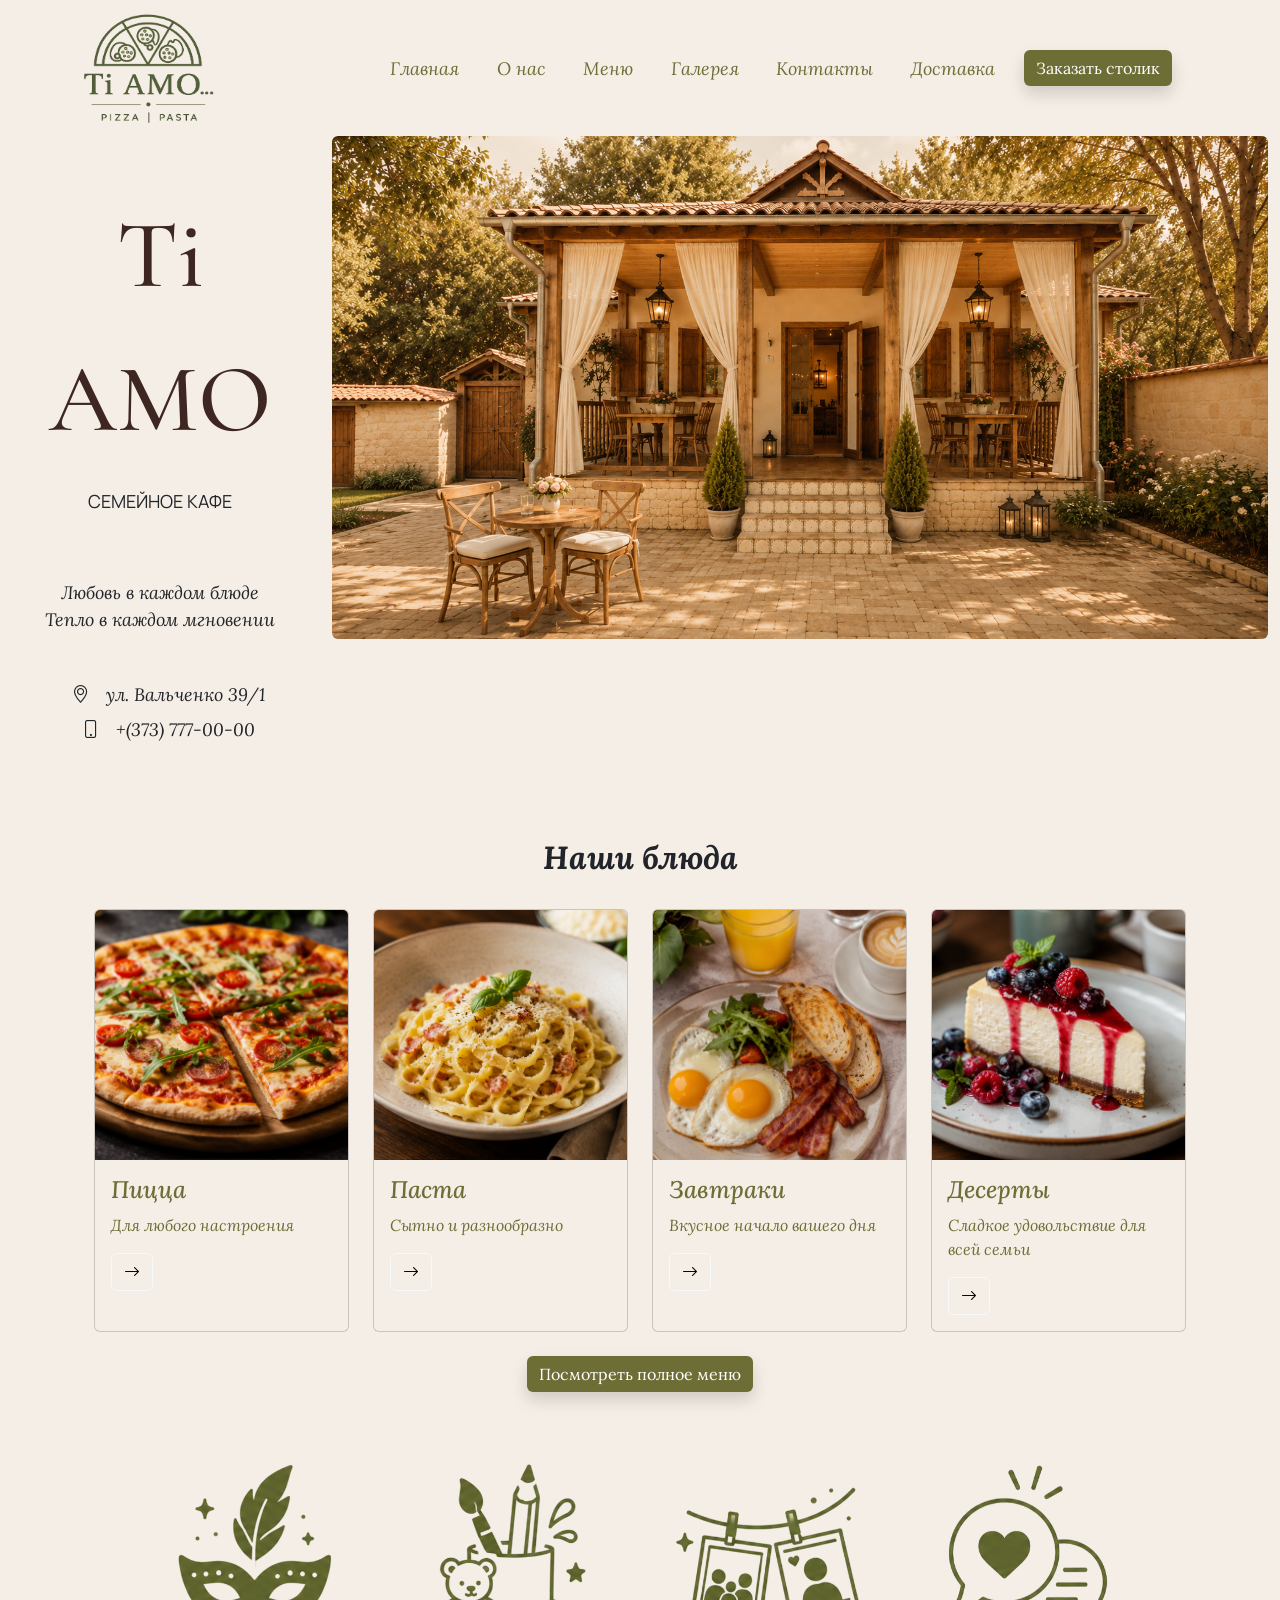
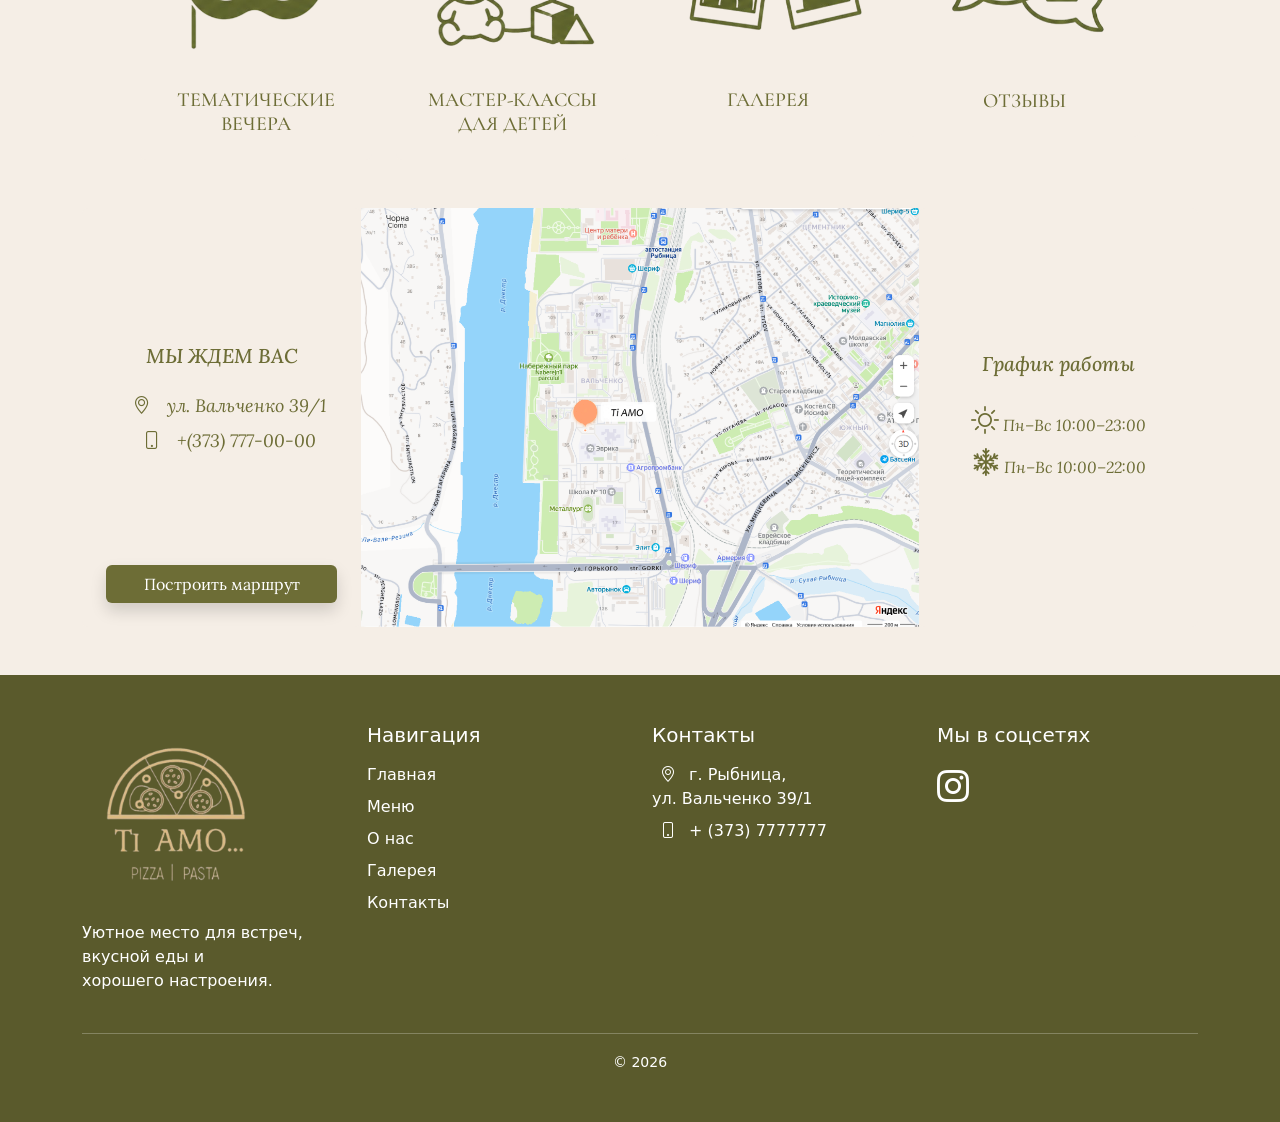
<file: index.html>
<!DOCTYPE html>
<html lang="en">
<head>
    <meta charset="utf-8">
    <meta name="viewport" content="width=device-width, initial-scale=1">
    <title>TiAMO...</title>

    <!-- Favicon -->
    <link rel="icon" href="img/logo7.png" type="image/x-icon">


    <!-- Bootstrap Icons -->
    <link rel="stylesheet" href="https://cdn.jsdelivr.net/npm/bootstrap-icons@1.11.3/font/bootstrap-icons.min.css">
    <link href="https://cdn.jsdelivr.net/npm/bootstrap@5.3.8/dist/css/bootstrap.min.css" rel="stylesheet"
          integrity="sha384-sRIl4kxILFvY47J16cr9ZwB07vP4J8+LH7qKQnuqkuIAvNWLzeN8tE5YBujZqJLB" crossorigin="anonymous">


    <link rel="preconnect" href="https://fonts.googleapis.com">
    <link rel="preconnect" href="https://fonts.gstatic.com" crossorigin>
    <link href="https://fonts.googleapis.com/css2?family=Cormorant+Garamond:ital,wght@0,300..700;1,300..700&family=Dancing+Script:wght@400..700&display=swap" rel="stylesheet">
    <link href="https://fonts.googleapis.com/css2?family=DM+Sans:ital,opsz,wght@0,9..40,100..1000;1,9..40,100..1000&family=Lora:ital,wght@0,400..700;1,400..700&family=Manrope:wght@200..800&display=swap" rel="stylesheet">

    <link rel="stylesheet" href="css/index.css">

</head>

<body class="my-bg-color"><!--my-color -->

<!--navbar-->

<div class="container-fluid fst-italic lora-address " style="font-size:18px;">

    <nav class="navbar navbar-expand-lg">
        <a class="navbar-brand mx-5 px-4" href="#">
            <img src="img/logo7.png" alt="Bootstrap" width="130" height="110" style="color:#6d6d36;">
        </a>
            <!--    <a class="navbar-brand" href="#">Navbar</a>-->
            <button class="navbar-toggler  ms-auto" type="button" data-bs-toggle="collapse"
                    data-bs-target="#navbarSupportedContent" aria-controls="navbarSupportedContent"
                    aria-expanded="false" aria-label="Toggle navigation">
                <span class="navbar-toggler-icon"></span>
            </button>
            <div class="collapse navbar-collapse" id="navbarSupportedContent">
                <ul class="navbar-nav flex-grow-1 justify-content-between align-items-center px-5 mx-5"> <!--mx-auto mb-2 mb-lg-0-->
                    <li class="nav-item">
                        <a class="nav-link nav-link-custom" aria-current="page" href="#">Главная</a>
                    </li>
                    <li class="nav-item">
                        <a class="nav-link nav-link-custom" aria-current="page" href="#">О нас</a>
                    </li>
                    <li class="nav-item">
                        <a class="nav-link nav-link-custom" href="menu.html">Меню</a>
                    </li>
                    <li class="nav-item">
                        <a class="nav-link nav-link-custom" href="#">Галерея</a>
                    </li>
                    <li class="nav-item">
                        <a class="nav-link nav-link-custom" href="#">Контакты</a>
                    </li>
                    <li class="nav-item">
                        <a class="nav-link nav-link-custom" href="#">Доставка</a>
                    </li>
                    <li class="nav-item">
                        <button
                                class="btn text-white shadow btn-dynamic mt-2 mt-lg-0"
                                style="background-color:#6d6d36;"
                                data-bs-toggle="modal"
                                data-bs-target="#phoneModal">
                            Заказать столик
                        </button>
                    </li>
                </ul>
            </div>
    </nav>

</div>

<!--hero-->

<div class="container-fluid  d-flex justify-content-center">
    <div class="row">

        <div class="col-12 col-md-3 col-lg-3 d-flex flex-column text-center">

            <p class="tiAmo mt-0 mt-lg-5" style="font-size:96px; color:#3E2723;">
                Ti AMO
            </p>

            <p class="menu-familyCafe">
                СЕМЕЙНОЕ КАФЕ
            </p>

            <p class=" my-5 fst-italic lora-address" style="font-size:18px;">
                Любовь в каждом блюде<br>
                Тепло в каждом мгновении
            </p>

            <div class="mt-auto mb-5">
                <p class="fst-italic lora-address mb-2" style="font-size:18px;">
                    <i class="bi bi-geo-alt m-3"></i>ул. Вальченко 39/1
                </p>

                <p class="fst-italic lora-address mb-0" style="font-size:18px;">
                    <i class="bi bi-phone m-3"></i>+(373) 777-00-00
                </p>
            </div>

        </div>

        <div class="col-12 col-md-9 col-lg-9">
            <img class="img-fluid rounded"
                 src="img/main7.png"
                 alt="">
        </div>
    </div>
</div>

<!--наши блюда-->

<h2 class="text-center mt-5 fw-bold fst-italic lora-address">
    Наши блюда
</h2>

<div class="container p-4 fst-italic lora-address">
    <div class="row row-cols-1 row-cols-md-4 row-cols-sm-3 row-cols-xs-3 g-4">
        <div class="col">
            <div class="card h-100 my-color my-bg-color">
                <img src="img/food/2/pizza.png" class="card-img-top" alt="...">
                <div class="card-body">
                    <h4 class="card-title ">Пицца</h4>
                    <p class="card-text">Для любого настроения</p>
                    <button type="button" class="btn btn-light my-bg-color"><i class="bi bi-arrow-right"></i>
                    </button>
                </div>
            </div>
        </div>
        <div class="col">
            <div class="card h-100 my-color my-bg-color">
                <img src="img/food/2/pasta.png" class="card-img-top" alt="...">
                <div class="card-body">
                    <h4 class="card-title">Паста</h4>
                    <p class="card-text">Сытно и разнообразно</p>
                    <button type="button" class="btn btn-light my-bg-color"><i class="bi bi-arrow-right"></i>
                    </button>
                </div>
            </div>
        </div>
        <div class="col">
            <div class="card h-100 my-color my-bg-color">
                <img src="img/food/2/breakfast.png" class="card-img-top" alt="...">
                <div class="card-body">
                    <h4 class="card-title">Завтраки</h4>
                    <p class="card-text">Вкусное начало вашего дня</p>
                    <button type="button" class="btn btn-light my-bg-color"><i class="bi bi-arrow-right"></i></button>
                </div>
            </div>
        </div>
        <div class="col">
            <div class="card h-100 my-color my-bg-color">
                <img src="img/food/2/dessert.png" class="card-img-top" alt="...">
                <div class="card-body">
                    <h4 class="card-title">Десерты</h4>
                    <p class="card-text">Сладкое удовольствие для всей семьи</p>
                    <button type="button" class="btn btn-light my-bg-color"><i class="bi bi-arrow-right"></i>
                    </button>
                </div>
            </div>
        </div>
    </div>
</div>


<div class="container-fluid d-flex justify-content-center fst-italic lora-address">
    <a href="menu.html">
    <button
            class="btn text-white shadow btn-dynamic mt-2 mt-lg-0"
            style="background-color:#6d6d36;"
            data-bs-toggle="modal"
            data-bs-target="#phoneModal">
        Посмотреть полное меню
    </button>
    </a>
</div>

<!--разделы2-->

<div class="container-fluid  d-flex justify-content-center mt-5 tiAmo">
    <div class="row row-cols-1 row-cols-sm-2 row-cols-md-3 row-cols-lg-4 row-cols-xl-5 g-4 text-center justify-content-center">
        <div class="col">
            <a href="#" class="text-decoration-none text-dark">
                <div class="card h-70 my-bg-color border-0 my-color">
                    <img src="img/sections/ev-removebg-preview.png" class="img-fluid" alt="...">
                    <div class="card-body">
                        <h5 class="card-title">ТЕМАТИЧЕСКИЕ ВЕЧЕРА</h5>
                    </div>
                </div>
            </a>
        </div>
        <div class="col">
            <a href="#" class="text-decoration-none text-dark">
                <div class="card h-70 my-bg-color border-0 my-color">
                    <img src="img/sections/ch-removebg-preview.png" class="img-fluid" alt="...">
                    <div class="card-body">
                        <h5 class="card-title">МАСТЕР-КЛАССЫ ДЛЯ ДЕТЕЙ</h5>
                    </div>
                </div>
            </a>
        </div>
        <div class="col">
            <a href="#" class="text-decoration-none text-dark">
                <div class="card h-70 my-bg-color border-0 my-color">
                    <img src="img/sections/gal-removebg-preview.png" class="img-fluid" alt="...">
                    <div class="card-body">
                        <h5 class="card-title">ГАЛЕРЕЯ</h5>
                    </div>
                </div>
            </a>
        </div>
        <div class="col">
            <a href="#" class="text-decoration-none text-dark">
                <div class="card h-70 my-bg-color border-0 my-color">
                    <img src="img/sections/ms-removebg-preview.png" class="mg-fluid" alt="...">
                    <div class="card-body">
                        <h5 class="card-title">ОТЗЫВЫ</h5>
                    </div>
                </div>
            </a>
        </div>
    </div>
</div>


<!--карта-->

<!--<div class="container mt-5">
    <div class="card-group">
        <div class="card my-bg-color border-0 p-4 h-100 d-flex flex-column">

            <h5 class="card-title mb-4">
                МЫ ЖДЕМ ВАС
            </h5>

            <div class="flex-grow-1 d-flex flex-column">

                <p class="card-text mb-3">
                    <i class="bi bi-geo-alt-fill">   </i>
                    ул. Вальченко 39/1
                </p>

                <p class="card-text mb-3">
                    <i class="bi bi-telephone-fill">   </i>
                    0777 77 77
                </p>

            </div>

            <button class="btn text-white shadow mt-3"
                    style="background-color:#6d6d36;">
                Построить маршрут
            </button>

        </div>
        <div class="card my-bg-color border-0 h-100 d-flex flex-column">
            <img src="img/map.png" class="card-img-top" alt="...">

        </div>
        <div class="card my-bg-color border-0 p-4 h-100 d-flex flex-column">
            <h5 class="card-title mb-4">
                РЕЖИМ РАБОТЫ
            </h5>

            <div class="flex-grow-1 d-flex flex-column">

                <p class="card-text mb-3">
                    <i class="bi bi-sun">   </i>
                    ПН - ВС<br>
                    09.00 - 23.00
                </p>

                <p class="card-text mb-3">
                    <i class="bi bi-snow2">   </i>
                    ПН - ВС<br>
                    09.00 - 23.00
                </p>

            </div>

        </div>
    </div>
</div>-->

<div class="container mt-5 fst-italic lora-address">
    <div class="row g-0">

        <!-- Левая карточка -->
        <div class="col-12 col-md-3 d-flex">
            <div class="card p-4 text-center h-100 w-100 d-flex flex-column my-bg-color border-0 my-color">



                <div class="flex-grow-1 d-flex flex-column justify-content-center">
                    <h5 class="card-title mb-4">МЫ ЖДЕМ ВАС</h5>
                    <p class="fst-italic lora-address mb-2" style="font-size:18px;">
                        <i class="bi bi-geo-alt m-3"></i>ул. Вальченко 39/1
                    </p>

                    <p class="fst-italic lora-address mb-0" style="font-size:18px;">
                        <i class="bi bi-phone m-3"></i>+(373) 777-00-00
                    </p>
                </div>

                <button class="btn text-white shadow mt-auto"
                        style="background-color:#6d6d36;"
                        data-bs-toggle="modal"
                        data-bs-target="#routeModal">
                    Построить маршрут
                </button>

                <!--<button class="btn text-white shadow mt-auto"
        style="background-color:#6d6d36;"
        data-bs-toggle="modal"
        data-bs-target="#routeModal">
    Построить маршрут
</button>-->

            </div>
        </div>

        <!-- Центральная карточка -->
        <div class="col-12 col-md-6 d-flex">
            <div class="card h-100 w-100 border-0">
                <img src="img/map2.png"
                     class="img-fluid h-100 w-100"
                     style="object-fit: cover;"
                     alt="">
            </div>
        </div>

        <!-- Правая карточка -->
        <div class="col-12 col-md-3 d-flex">
            <div class="card p-4 text-center h-100 w-100 d-flex flex-column justify-items-center my-bg-color border-0 my-color">


                <div class="flex-grow-1 d-flex flex-column justify-content-center">
                    <h5 class="card-title mb-4 ">График работы</h5>
                    <p class="card-text">
                        <i class="bi bi-sun fs-3"></i> Пн–Вс 10:00–23:00<br>
                        <i class="bi bi-snow2 fs-3"></i> Пн–Вс 10:00–22:00
                    </p>
                </div>

            </div>
        </div>

    </div>
</div>

<!--footer-->

<footer class="py-5 mt-5 secondTiAmo" style="background-color:#5a5a2c; color:white;">

    <div class="container">

        <div class="row g-4">

            <!-- Логотип -->
            <div class="col-12 col-md-6 col-lg-3 text-center text-lg-start">
                <img src="img/logo.png"
                     class="img-fluid mb-3"
                     style="max-width:180px;"
                     alt="Logo">

                <p>
                    Уютное место для встреч,<br>
                    вкусной еды и <br>хорошего настроения.
                </p>
            </div>


            <!-- Навигация -->
            <div class="col-12 col-md-6 col-lg-3">
                <h5 class="mb-3">Навигация</h5>

                <ul class="list-unstyled">
                    <li class="mb-2">
                        <a href="#" class="text-white text-decoration-none nav-link-custom">
                            Главная
                        </a>
                    </li>

                    <li class="mb-2">
                        <a href="#" class="text-white text-decoration-none nav-link-custom">
                            Меню
                        </a>
                    </li>

                    <li class="mb-2">
                        <a href="#" class="text-white text-decoration-none nav-link-custom">
                            О нас
                        </a>
                    </li>

                    <li class="mb-2">
                        <a href="#" class="text-white text-decoration-none nav-link-custom">
                            Галерея
                        </a>
                    </li>

                    <li class="mb-2">
                        <a href="#" class="text-white text-decoration-none nav-link-custom">
                            Контакты
                        </a>
                    </li>
                </ul>

            </div>


            <!-- Контакты -->
            <div class="col-12 col-md-6 col-lg-3">

                <h5 class="mb-3">Контакты</h5>

                <p class="mb-2">
                    <i class="bi bi-geo-alt m-2"></i>
                    г. Рыбница,<br>
                    ул. Вальченко 39/1
                </p>

                <p class="mb-2">
                    <i class="bi bi-phone m-2"></i>
                   + (373) 7777777
                </p>


            </div>


            <!-- Соцсети -->
            <div class="col-12 col-md-6 col-lg-3">

                <h5 class="mb-3">Мы в соцсетях</h5>

                <a href="#" class="text-white fs-3 me-3">
                    <i class="bi bi-instagram social-icon"></i>
                </a>

            </div>

        </div>


        <hr class="mt-4">

        <div class="text-center">
            <small>
                © 2026
            </small>
        </div>

    </div>

</footer>


    <script src="https://cdn.jsdelivr.net/npm/bootstrap@5.3.8/dist/js/bootstrap.bundle.min.js"
            integrity="sha384-FKyoEForCGlyvwx9Hj09JcYn3nv7wiPVlz7YYwJrWVcXK/BmnVDxM+D2scQbITxI"
            crossorigin="anonymous"></script>

<div class="modal fade fst-italic lora-address"  id="phoneModal" tabindex="-1" aria-labelledby="phoneModalLabel" aria-hidden="true">
    <div class="modal-dialog modal-dialog-centered" >
        <div class="modal-content bg-light" >

            <div class="modal-header">
                <h5 class="modal-title" id="phoneModalLabel">Заказать столик</h5>
                <button type="button" class="btn-close" data-bs-dismiss="modal"></button>
            </div>

            <div class="modal-body text-center">
                <p class="mb-2">Позвоните нам:</p>

                <h3>
                    <a href="tel:+37377700000"
                       class="text-decoration-none"
                       style="color:#6d6d36;">
                        +373 (777) 00-00
                    </a>
                </h3>
            </div>

        </div>
    </div>
</div>

<div class="modal fade fst-italic lora-address" id="routeModal" tabindex="-1">
    <div class="modal-dialog modal-dialog-centered">
        <div class="modal-content">

            <div class="modal-header">
                <h5 class="modal-title">
                    Построить маршрут
                </h5>

                <button type="button"
                        class="btn-close"
                        data-bs-dismiss="modal">
                </button>
            </div>


            <div class="modal-body text-center">

                <p>
                    Выберите приложение для навигации:
                </p>


                <!-- Яндекс карты -->
                <a class="btn text-white w-100 mb-3"
                   style="background-color:#3E2723;"
                   target="_blank"
                   href="https://yandex.md/maps/-/CTVXe26D">
                    <i class="bi bi-geo-alt-fill"></i>
                    Яндекс Карты
                </a>


                <!-- Google карты -->
                <a class="btn btn-outline-dark w-100"
                   target="_blank"
                   href="https://maps.app.goo.gl/5Kepjg4y92BvbxsRA">
                    <i class="bi bi-google"></i>
                    Google Карты
                </a>

            </div>

        </div>
    </div>
</div>

</body>

</html>
</file>
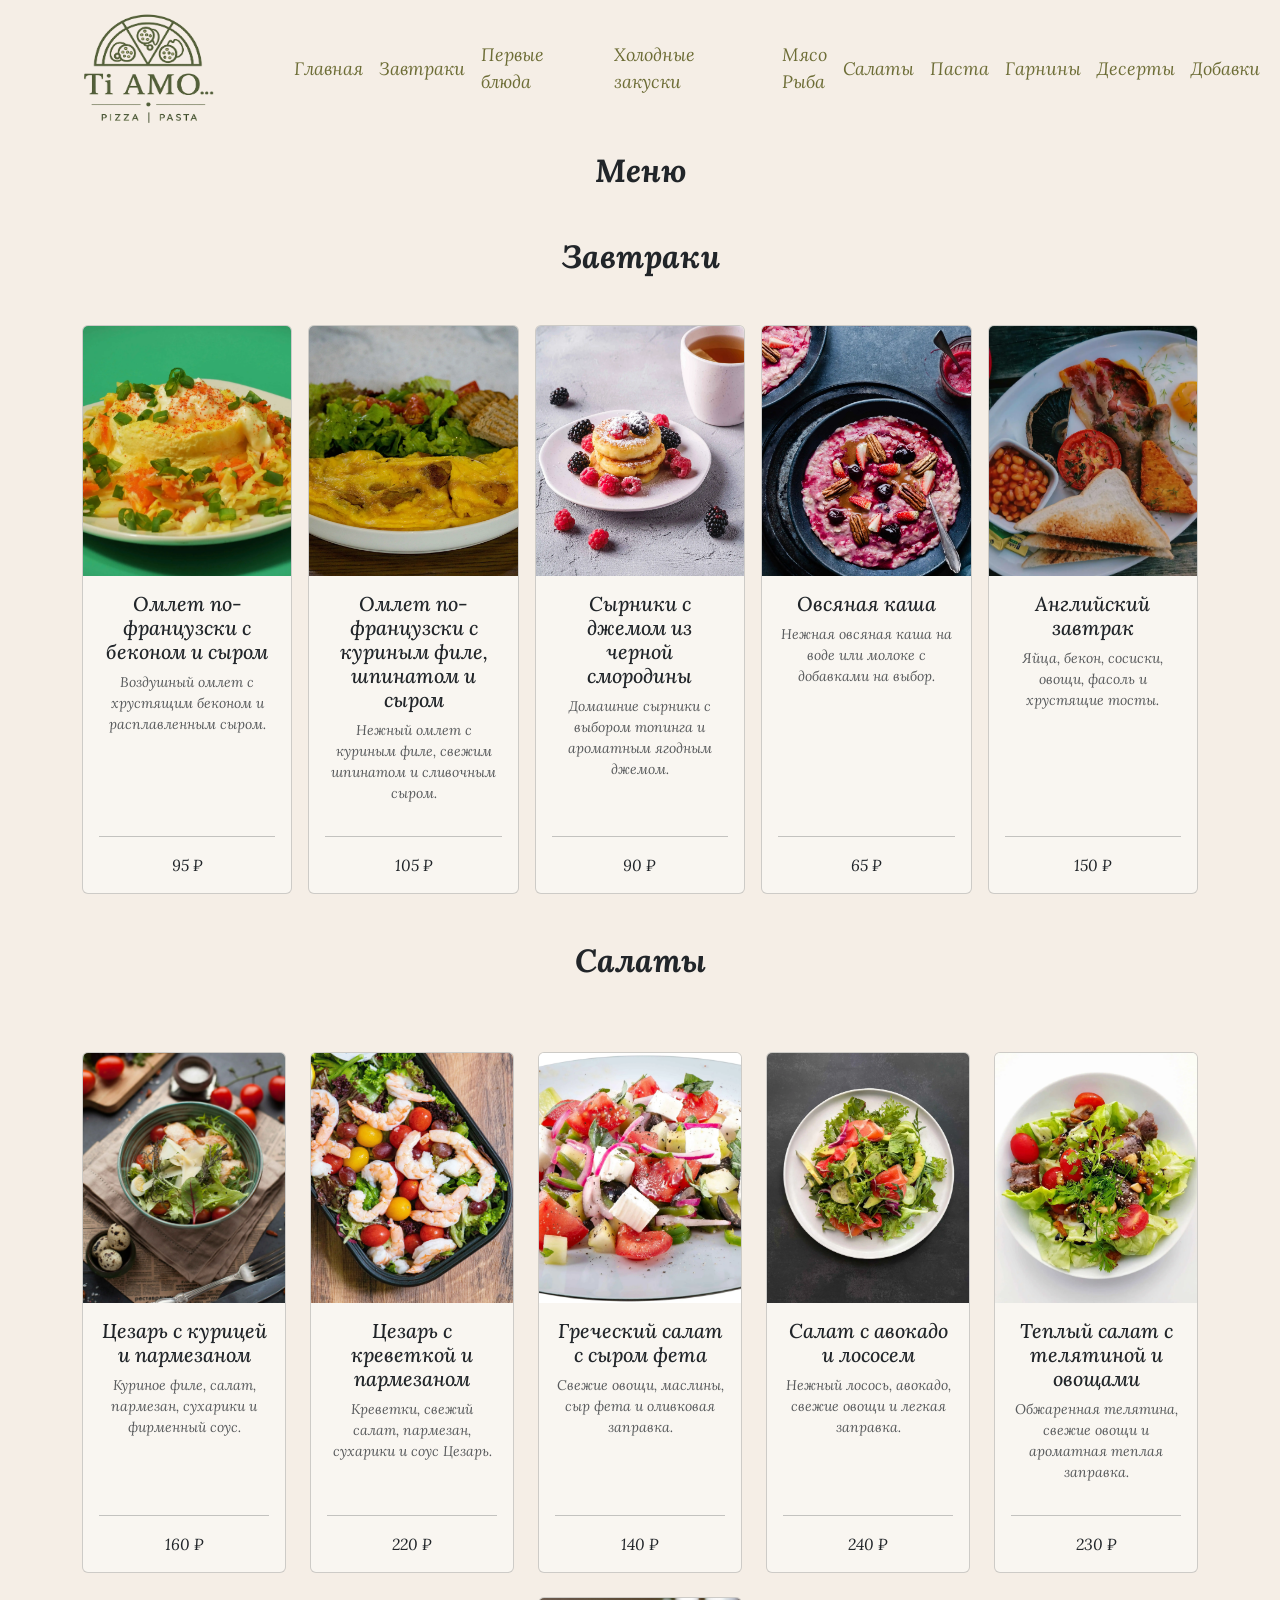
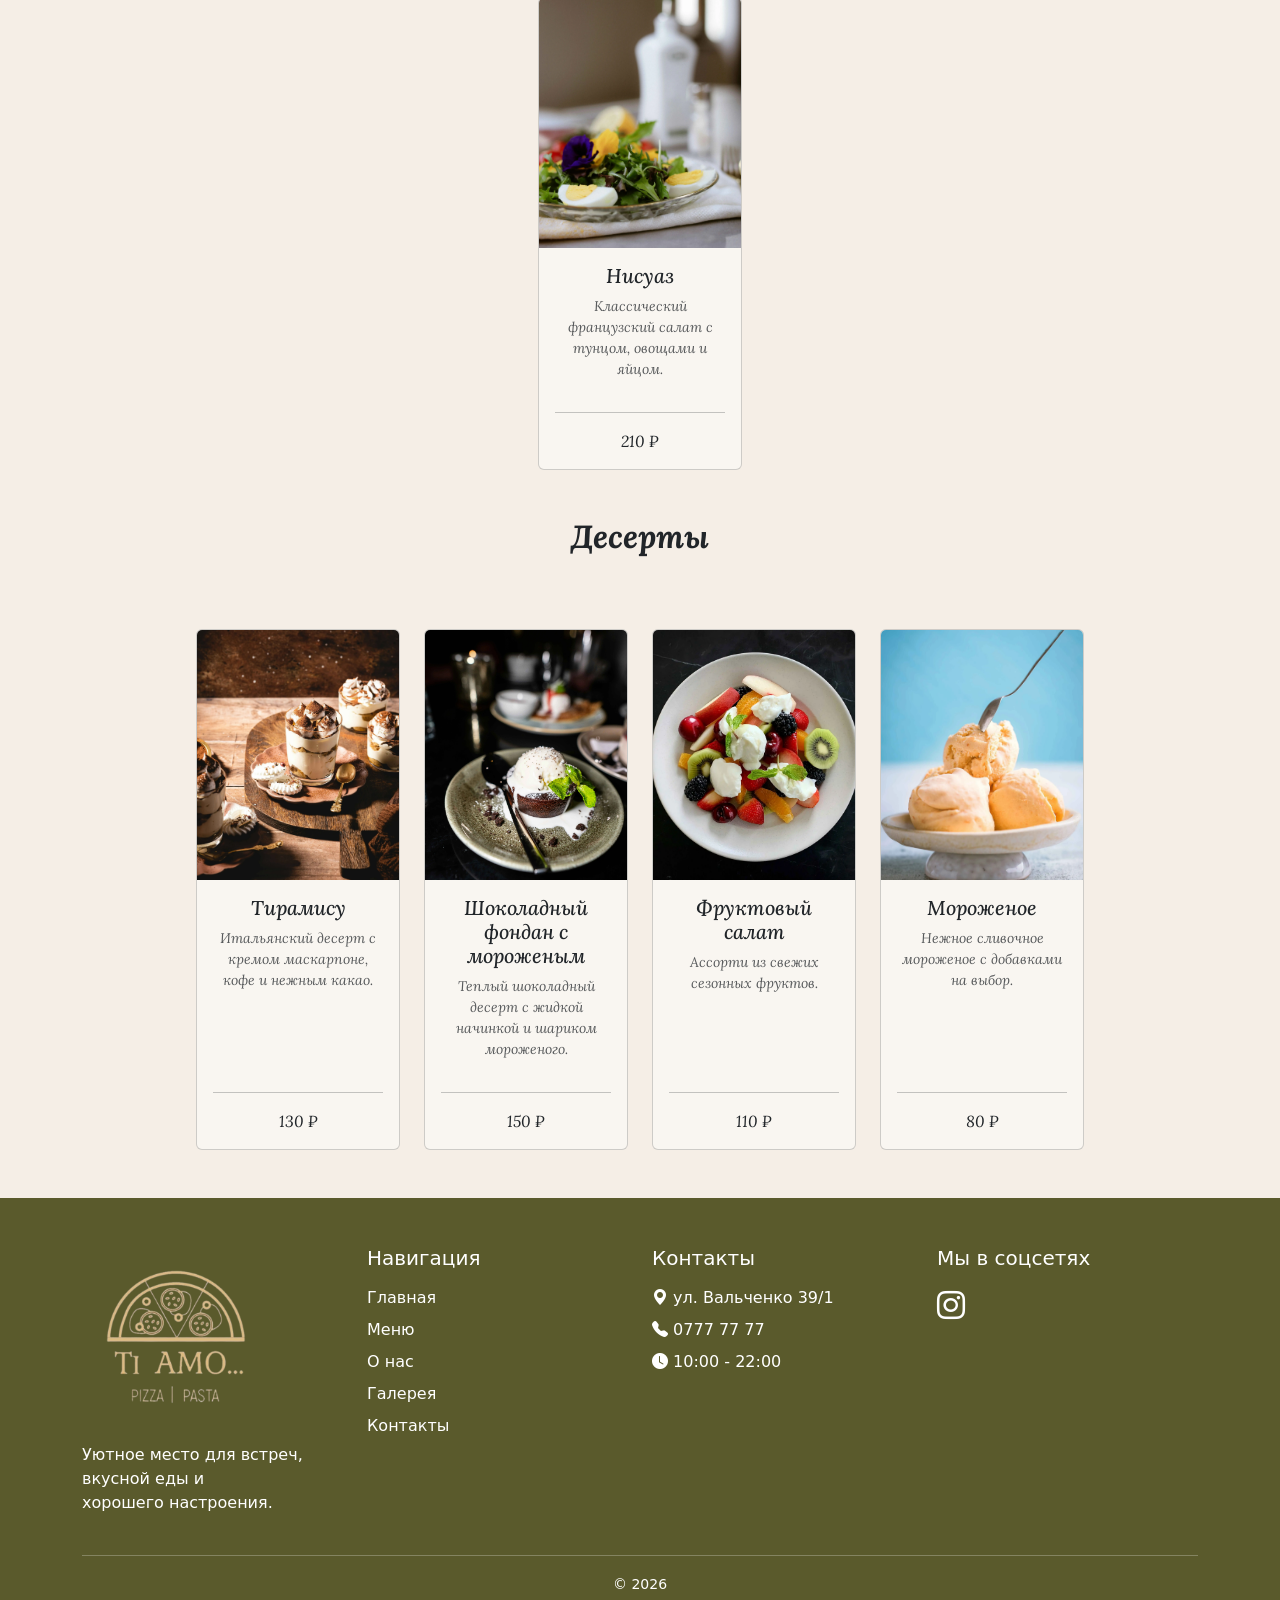
<file: menu.html>
<!DOCTYPE html>
<html lang="en">
<head>
    <meta charset="utf-8">
    <meta name="viewport" content="width=device-width, initial-scale=1">
    <title>TiAMO...</title>

    <!-- Favicon -->
    <link rel="icon" href="img/logo7.png" type="image/x-icon">


    <!-- Bootstrap Icons -->
    <link rel="stylesheet" href="https://cdn.jsdelivr.net/npm/bootstrap-icons@1.11.3/font/bootstrap-icons.min.css">
    <link href="https://cdn.jsdelivr.net/npm/bootstrap@5.3.8/dist/css/bootstrap.min.css" rel="stylesheet"
          integrity="sha384-sRIl4kxILFvY47J16cr9ZwB07vP4J8+LH7qKQnuqkuIAvNWLzeN8tE5YBujZqJLB" crossorigin="anonymous">


    <link rel="preconnect" href="https://fonts.googleapis.com">
    <link rel="preconnect" href="https://fonts.gstatic.com" crossorigin>
    <link href="https://fonts.googleapis.com/css2?family=Cormorant+Garamond:ital,wght@0,300..700;1,300..700&family=Dancing+Script:wght@400..700&display=swap" rel="stylesheet">
    <link href="https://fonts.googleapis.com/css2?family=DM+Sans:ital,opsz,wght@0,9..40,100..1000;1,9..40,100..1000&family=Lora:ital,wght@0,400..700;1,400..700&family=Manrope:wght@200..800&display=swap" rel="stylesheet">

    <link rel="stylesheet" href="css/index.css">
    <link rel="stylesheet" href="css/menu.css">
</head>

<body class="my-bg-color">

<!--navbar-->
<div class="container-fluid  fst-italic lora-address  sticky-top" style="font-size:18px;">

    <nav class="navbar navbar-expand-lg">
        <a class="navbar-brand mx-5 px-4" href="#">
            <img src="img/logo7.png" alt="Bootstrap" width="130" height="110" style="color:#6d6d36;">
        </a>
        <!--    <a class="navbar-brand" href="#">Navbar</a>-->
        <button class="navbar-toggler" type="button" data-bs-toggle="collapse"
                data-bs-target="#navbarSupportedContent" aria-controls="navbarSupportedContent"
                aria-expanded="false" aria-label="Toggle navigation">
            <span class="navbar-toggler-icon"></span>
        </button>
        <div class="collapse navbar-collapse" id="navbarSupportedContent">
            <ul class="navbar-nav flex-grow-1 justify-content-between align-items-center"> <!--mx-auto mb-2 mb-lg-0-->
                <li class="nav-item">
                    <a class="nav-link nav-link-custom" aria-current="page" href="index.html">Главная</a>
                </li>
                <li class="nav-item">
                    <a class="nav-link nav-link-custom" href="#breakfast">Завтраки</a>
                </li>
                <li class="nav-item">
                    <a class="nav-link nav-link-custom" href="#">Первые блюда</a>
                </li>
                <li class="nav-item">
                    <a class="nav-link nav-link-custom" href="#">Холодные закуски</a>
                </li>
                <li class="nav-item">
                    <a class="nav-link nav-link-custom" href="#">Мясо<br>Рыба</a>
                </li>
                <li class="nav-item">
                    <a class="nav-link nav-link-custom" href="#salad">Салаты</a>
                </li>
                <li class="nav-item nav-link-custom">
                    <a class="nav-link" href="#">Паста</a>
                </li>
                <li class="nav-item nav-link-custom">
                    <a class="nav-link" href="#">Гарнины</a>
                </li>
                <li class="nav-item">
                    <a class="nav-link nav-link-custom" href="#desserts">Десерты</a>
                </li>
                <li class="nav-item">
                    <a class="nav-link nav-link-custom" href="#">Добавки</a>
                </li>
            </ul>
        </div>
    </nav>
</div>

<!--меню-->


<h2 class="text-center fw-bold fst-italic lora-address mt-3">
    Меню
</h2>


<!--<div class="container text-center fst-italic lora-address ">
    <div class="row justify-content-center ">

        <div class="col-12 col-md-12 col-lg-12 ">
            <h2 class="text-center m-5 fw-bold" id="breakfast">
                Завтраки
            </h2>
            <div class="row row-cols-1 row-cols-sm-2 row-cols-xl-5 g-3 ">-->
<div class="container text-center fst-italic lora-address">

    <h2 class="text-center m-5 fw-bold" id="breakfast">
        Завтраки
    </h2>

    <div class="row justify-content-center row-cols-1 row-cols-sm-2 row-cols-xl-5 g-3">
                <div class="col ">
                    <div class="card h-100">
                        <img src="img/menu/breakfast/omelette.webp" class="card-img-top" alt="Омлет">
                        <div class="card-body text-center d-flex flex-column">
                            <h5 class="card-title mb-2">Омлет по-французски с беконом и сыром</h5>
                            <p class="card-text text-muted small mb-3 flex-grow-1">
                                Воздушный омлет с хрустящим беконом и расплавленным сыром.
                            </p>
                            <hr class="my-3">
                            <p class="card-price mb-0">95 ₽</p>
                        </div>
                    </div>
                </div>


                <div class="col">
                    <div class="card h-100">
                        <img src="img/menu/breakfast/omelette2.webp" class="card-img-top" alt="Омлет">
                        <div class="card-body text-center d-flex flex-column">
                            <h5 class="card-title mb-2">Омлет по-французски с куриным филе, шпинатом и сыром</h5>
                            <p class="card-text text-muted small mb-3 flex-grow-1">
                                Нежный омлет с куриным филе, свежим шпинатом и сливочным сыром.
                            </p>
                            <hr class="my-3">
                            <p class="card-price mb-0">105 ₽</p>
                        </div>
                    </div>
                </div>


                <div class="col">
                    <div class="card h-100">
                        <img src="img/menu/breakfast/syrniki.webp" class="card-img-top" alt="Сырники">
                        <div class="card-body text-center d-flex flex-column">
                            <h5 class="card-title mb-2">Сырники с джемом из черной смородины</h5>
                            <p class="card-text text-muted small mb-3 flex-grow-1">
                                Домашние сырники с выбором топинга и ароматным ягодным джемом.
                            </p>
                            <hr class="my-3">
                            <p class="card-price mb-0">90 ₽</p>
                        </div>
                    </div>
                </div>


                <div class="col">
                    <div class="card h-100">
                        <img src="img/menu/breakfast/FlourPorridge.webp" class="card-img-top" alt="Каша">
                        <div class="card-body text-center d-flex flex-column">
                            <h5 class="card-title mb-2">Овсяная каша</h5>
                            <p class="card-text text-muted small mb-3 flex-grow-1">
                                Нежная овсяная каша на воде или молоке с добавками на выбор.
                            </p>
                            <hr class="my-3">
                            <p class="card-price mb-0">65 ₽</p>
                        </div>
                    </div>
                </div>


                <div class="col">
                    <div class="card h-100">
                        <img src="img/menu/breakfast/englishBreakfast.webp" class="card-img-top" alt="Английский завтрак">
                        <div class="card-body text-center d-flex flex-column">
                            <h5 class="card-title mb-2">Английский завтрак</h5>
                            <p class="card-text text-muted small mb-3 flex-grow-1">
                                Яйца, бекон, сосиски, овощи, фасоль и хрустящие тосты.
                            </p>
                            <hr class="my-3">
                            <p class="card-price mb-0">150 ₽</p>
                        </div>
                    </div>
                </div>

            </div>
            <h2 class="text-center m-5 fw-bold fst-italic secondTiAmo " id="salad">
                Салаты
            </h2>
            <div class="row  justify-content-center row-cols-1 row-cols-sm-2 row-cols-xl-5 g-4 mt-2">
                <div class="col">
                    <div class="card h-100">
                        <img src="img/menu/salat/cesar.webp" class="card-img-top" alt="Цезарь">
                        <div class="card-body text-center d-flex flex-column">
                            <h5 class="card-title mb-2">Цезарь с курицей и пармезаном</h5>
                            <p class="card-text text-muted small mb-3 flex-grow-1">
                                Куриное филе, салат, пармезан, сухарики и фирменный соус.
                            </p>
                            <hr class="my-3">
                            <p class="card-price mb-0">160 ₽</p>
                        </div>
                    </div>
                </div>


                <div class="col">
                    <div class="card h-100">
                        <img src="img/menu/salat/cesarShramp.webp" class="card-img-top" alt="Цезарь с креветкой">
                        <div class="card-body text-center d-flex flex-column">
                            <h5 class="card-title mb-2">Цезарь с креветкой и пармезаном</h5>
                            <p class="card-text text-muted small mb-3 flex-grow-1">
                                Креветки, свежий салат, пармезан, сухарики и соус Цезарь.
                            </p>
                            <hr class="my-3">
                            <p class="card-price mb-0">220 ₽</p>
                        </div>
                    </div>
                </div>


                <div class="col">
                    <div class="card h-100">
                        <img src="img/menu/salat/GreekSalad.webp" class="card-img-top" alt="Греческий салат">
                        <div class="card-body text-center d-flex flex-column">
                            <h5 class="card-title mb-2">Греческий салат с сыром фета</h5>
                            <p class="card-text text-muted small mb-3 flex-grow-1">
                                Свежие овощи, маслины, сыр фета и оливковая заправка.
                            </p>
                            <hr class="my-3">
                            <p class="card-price mb-0">140 ₽</p>
                        </div>
                    </div>
                </div>

                <div class="col">
                    <div class="card h-100">
                        <img src="img/menu/salat/Salad with avocado and salmon.webp" class="card-img-top" alt="Салат с авокадо">
                        <div class="card-body text-center d-flex flex-column">
                            <h5 class="card-title mb-2">Салат с авокадо и лососем</h5>
                            <p class="card-text text-muted small mb-3 flex-grow-1">
                                Нежный лосось, авокадо, свежие овощи и легкая заправка.
                            </p>
                            <hr class="my-3">
                            <p class="card-price mb-0">240 ₽</p>
                        </div>
                    </div>
                </div>


                <div class="col">
                    <div class="card h-100">
                        <img src="img/menu/salat/Warm salad with veal and vegetables.webp" class="card-img-top" alt="Теплый салат">
                        <div class="card-body text-center d-flex flex-column">
                            <h5 class="card-title mb-2">Теплый салат с телятиной и овощами</h5>
                            <p class="card-text text-muted small mb-3 flex-grow-1">
                                Обжаренная телятина, свежие овощи и ароматная теплая заправка.
                            </p>
                            <hr class="my-3">
                            <p class="card-price mb-0">230 ₽</p>
                        </div>
                    </div>
                </div>


                <div class="col">
                    <div class="card h-100">
                        <img src="img/menu/salat/Nicoise.webp" class="card-img-top" alt="Нисуаз">
                        <div class="card-body text-center d-flex flex-column">
                            <h5 class="card-title mb-2">Нисуаз</h5>
                            <p class="card-text text-muted small mb-3 flex-grow-1">
                                Классический французский салат с тунцом, овощами и яйцом.
                            </p>
                            <hr class="my-3">
                            <p class="card-price mb-0">210 ₽</p>
                        </div>
                    </div>
                </div>
            </div>
            <h2 class="text-center m-5 fw-bold fst-italic secondTiAmo " id="desserts">
                Десерты
            </h2>
            <div class="row justify-content-center row-cols-1 row-cols-sm-2 row-cols-xl-5 g-4 mt-2">
                <div class="col">
                    <div class="card h-100">
                        <img src="img/menu/desserts/Tiramisu.webp" class="card-img-top" alt="Тирамису">
                        <div class="card-body text-center d-flex flex-column">
                            <h5 class="card-title mb-2">Тирамису</h5>
                            <p class="card-text text-muted small mb-3 flex-grow-1">
                                Итальянский десерт с кремом маскарпоне, кофе и нежным какао.
                            </p>
                            <hr class="my-3">
                            <p class="card-price mb-0">130 ₽</p>
                        </div>
                    </div>
                </div>


                <div class="col">
                    <div class="card h-100">
                        <img src="img/menu/desserts/Chocolate fondant with ice cream.webp" class="card-img-top" alt="Фондан">
                        <div class="card-body text-center d-flex flex-column">
                            <h5 class="card-title mb-2">Шоколадный фондан с мороженым</h5>
                            <p class="card-text text-muted small mb-3 flex-grow-1">
                                Теплый шоколадный десерт с жидкой начинкой и шариком мороженого.
                            </p>
                            <hr class="my-3">
                            <p class="card-price mb-0">150 ₽</p>
                        </div>
                    </div>
                </div>


                <div class="col">
                    <div class="card h-100">
                        <img src="img/menu/desserts/Fruit salad.webp" class="card-img-top" alt="Фруктовый салат">
                        <div class="card-body text-center d-flex flex-column">
                            <h5 class="card-title mb-2">Фруктовый салат</h5>
                            <p class="card-text text-muted small mb-3 flex-grow-1">
                                Ассорти из свежих сезонных фруктов.
                            </p>
                            <hr class="my-3">
                            <p class="card-price mb-0">110 ₽</p>
                        </div>
                    </div>
                </div>


                <div class="col">
                    <div class="card h-100">
                        <img src="img/menu/desserts/icecream.webp" class="card-img-top" alt="Мороженое">
                        <div class="card-body text-center d-flex flex-column">
                            <h5 class="card-title mb-2">Мороженое</h5>
                            <p class="card-text text-muted small mb-3 flex-grow-1">
                                Нежное сливочное мороженое с добавками на выбор.
                            </p>
                            <hr class="my-3">
                            <p class="card-price mb-0">80 ₽</p>
                        </div>
                    </div>
                </div>
            </div>
        </div>


<!--footer-->

<footer class="py-5 mt-5" style="background-color:#5a5a2c; color:white;">

    <div class="container">

        <div class="row g-4">

            <!-- Логотип -->
            <div class="col-12 col-md-6 col-lg-3 text-center text-lg-start">
                <img src="img/logo.png"
                     class="img-fluid mb-3"
                     style="max-width:180px;"
                     alt="Logo">

                <p>
                    Уютное место для встреч,<br>
                    вкусной еды и <br>хорошего настроения.
                </p>
            </div>


            <!-- Навигация -->
            <div class="col-12 col-md-6 col-lg-3">
                <h5 class="mb-3">Навигация</h5>

                <ul class="list-unstyled">
                    <li class="mb-2">
                        <a href="#" class="text-white text-decoration-none">
                            Главная
                        </a>
                    </li>

                    <li class="mb-2">
                        <a href="#" class="text-white text-decoration-none">
                            Меню
                        </a>
                    </li>

                    <li class="mb-2">
                        <a href="#" class="text-white text-decoration-none">
                            О нас
                        </a>
                    </li>

                    <li class="mb-2">
                        <a href="#" class="text-white text-decoration-none">
                            Галерея
                        </a>
                    </li>

                    <li class="mb-2">
                        <a href="#" class="text-white text-decoration-none">
                            Контакты
                        </a>
                    </li>
                </ul>

            </div>


            <!-- Контакты -->
            <div class="col-12 col-md-6 col-lg-3">

                <h5 class="mb-3">Контакты</h5>

                <p class="mb-2">
                    <i class="bi bi-geo-alt-fill"></i>
                    ул. Вальченко 39/1
                </p>

                <p class="mb-2">
                    <i class="bi bi-telephone-fill"></i>
                    0777 77 77
                </p>

                <p class="mb-2">
                    <i class="bi bi-clock-fill"></i>
                    10:00 - 22:00
                </p>

            </div>


            <!-- Соцсети -->
            <div class="col-12 col-md-6 col-lg-3">

                <h5 class="mb-3">Мы в соцсетях</h5>

                <a href="#" class="text-white fs-3 me-3">
                    <i class="bi bi-instagram"></i>
                </a>

            </div>

        </div>


        <hr class="mt-4">

        <div class="text-center">
            <small>
                © 2026
            </small>
        </div>

    </div>

</footer>


<script src="https://cdn.jsdelivr.net/npm/bootstrap@5.3.8/dist/js/bootstrap.bundle.min.js"
        integrity="sha384-FKyoEForCGlyvwx9Hj09JcYn3nv7wiPVlz7YYwJrWVcXK/BmnVDxM+D2scQbITxI"
        crossorigin="anonymous"></script>

<script>
    document.querySelectorAll('.navbar-nav .nav-link').forEach(link => {
        link.addEventListener('click', () => {
            const navbar = document.querySelector('.navbar-collapse');

            if (navbar.classList.contains('show')) {
                bootstrap.Collapse.getOrCreateInstance(navbar).hide();
            }
        });
    });
</script>
</body>

</html>
</file>
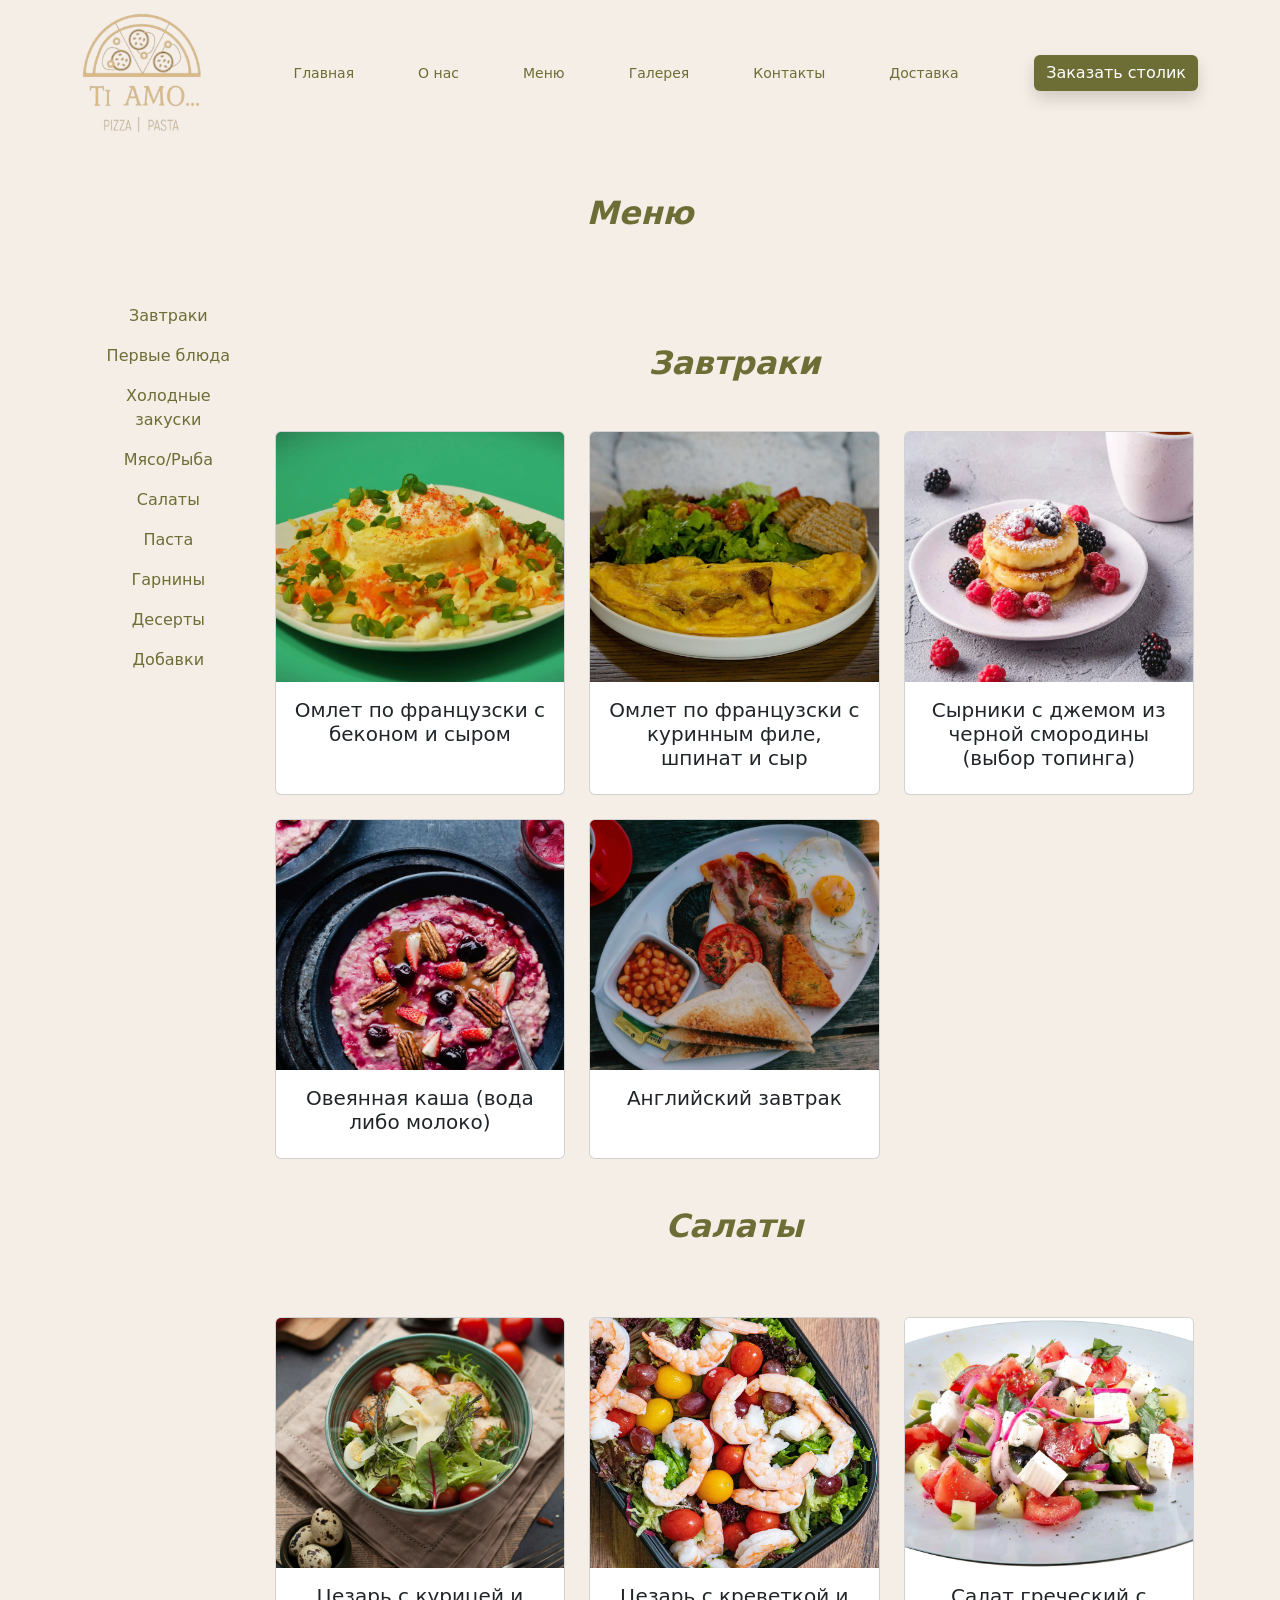
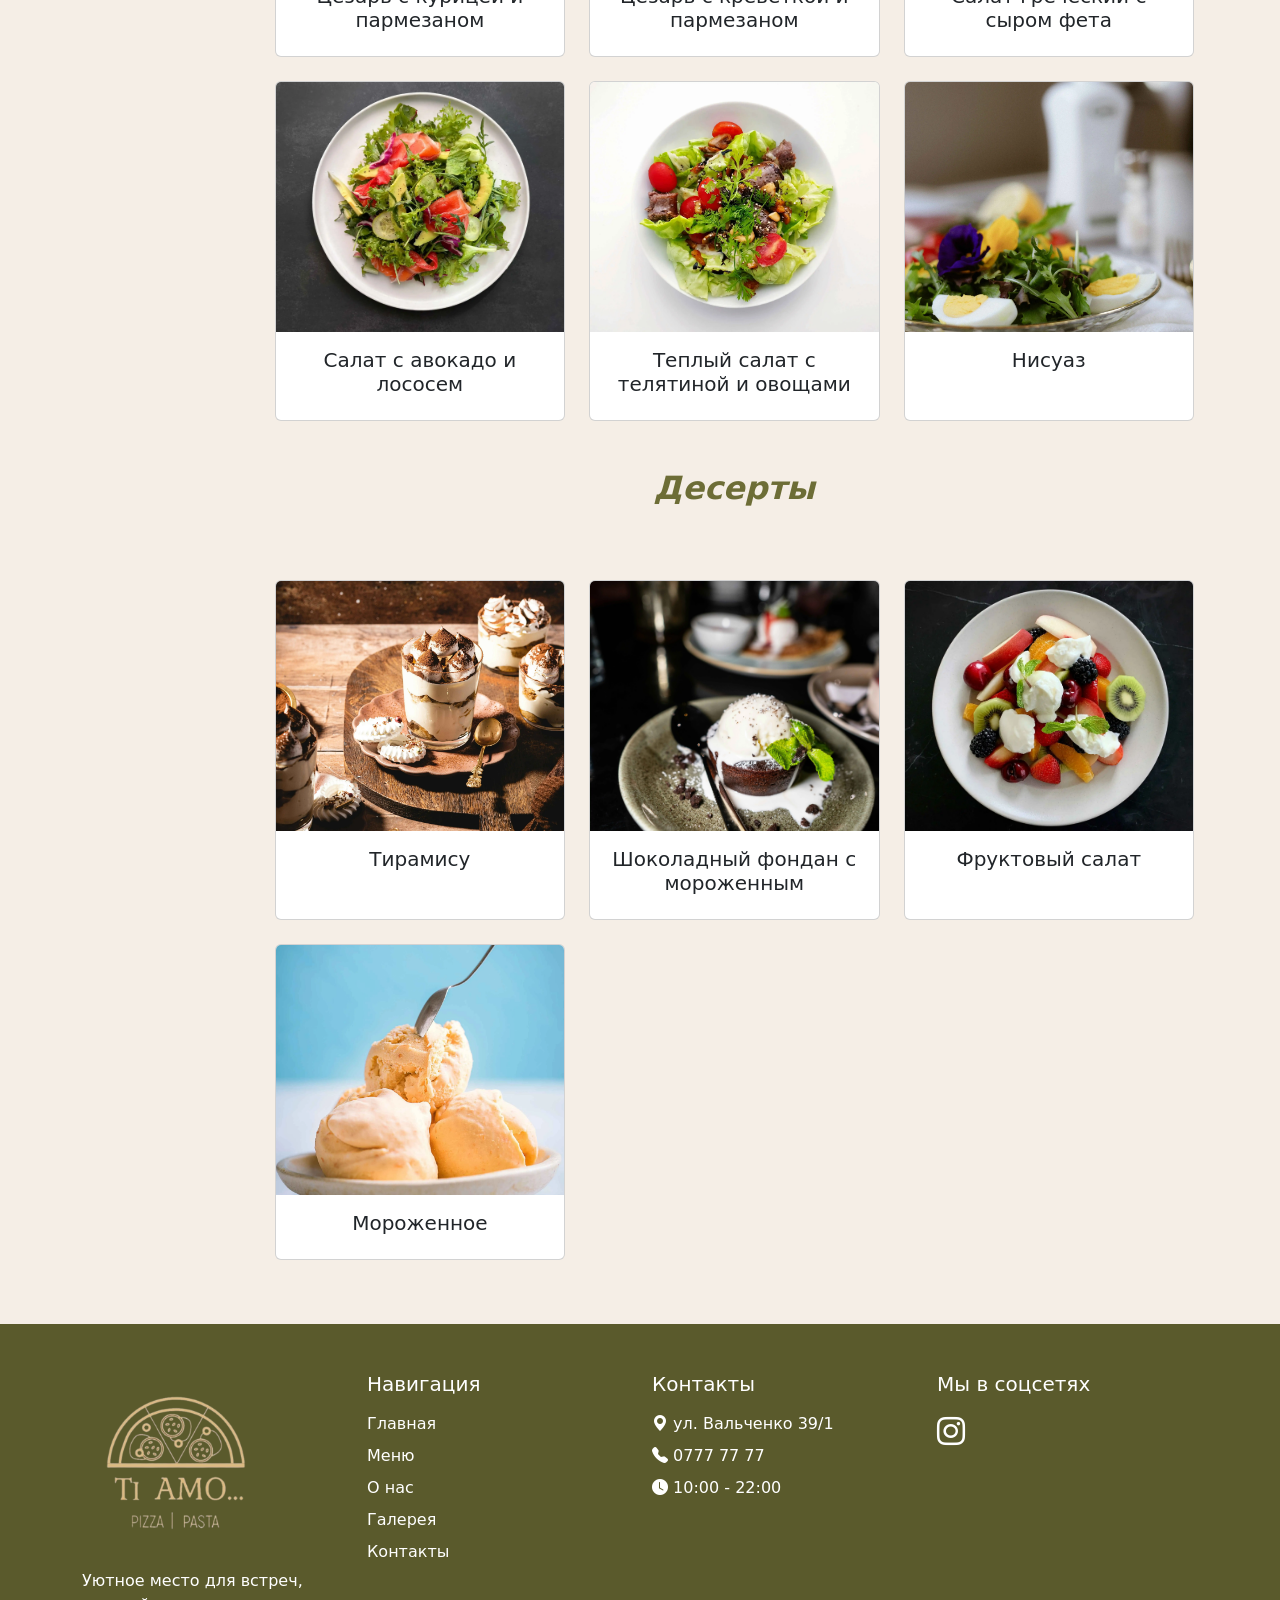
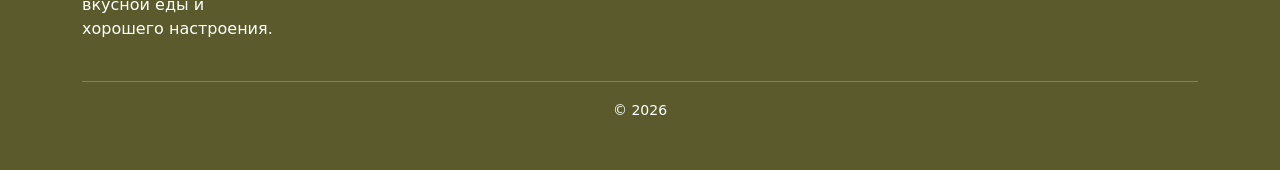
<file: menu2.html>
<!DOCTYPE html>
<html lang="en">
<head>
    <meta charset="utf-8">
    <meta name="viewport" content="width=device-width, initial-scale=1">
    <title>Bootstrap demo</title>


    <!-- Bootstrap Icons -->
    <link rel="stylesheet" href="https://cdn.jsdelivr.net/npm/bootstrap-icons@1.11.3/font/bootstrap-icons.min.css">
    <link href="https://cdn.jsdelivr.net/npm/bootstrap@5.3.8/dist/css/bootstrap.min.css" rel="stylesheet"
          integrity="sha384-sRIl4kxILFvY47J16cr9ZwB07vP4J8+LH7qKQnuqkuIAvNWLzeN8tE5YBujZqJLB" crossorigin="anonymous">
    <link rel="stylesheet" href="css/index.css">
</head>

<body class="my-color my-bg-color">

<!--navbar-->

<div class="container-fluid">
    <nav class="navbar navbar-expand-lg">
        <div class="container">
            <a class="navbar-brand" href="#">
                <img src="img/logo2.png" alt="Bootstrap" width="120" height="120" style="color:#6d6d36;">
            </a>
            <!--    <a class="navbar-brand" href="#">Navbar</a>-->
            <button class="navbar-toggler" type="button" data-bs-toggle="collapse"
                    data-bs-target="#navbarSupportedContent" aria-controls="navbarSupportedContent"
                    aria-expanded="false" aria-label="Toggle navigation">
                <span class="navbar-toggler-icon"></span>
            </button>
            <div class="collapse navbar-collapse" id="navbarSupportedContent">
                <ul class="navbar-nav mx-auto gap-1 gap-md-5 thTiAmo" style="font-size:14px;"> <!--mx-auto mb-2 mb-lg-0-->
                    <li class="nav-item">
                        <a class="nav-link nav-link-custom" aria-current="page" href="index.html">Главная</a>
                    </li>
                    <li class="nav-item">
                        <a class="nav-link nav-link-custom" href="#">О нас</a>
                    </li>
                    <li class="nav-item">
                        <a class="nav-link nav-link-custom" href="menu.html">Меню</a>
                    </li>
                    <li class="nav-item">
                        <a class="nav-link nav-link-custom" href="menu2.html">Галерея</a>
                    </li>
                    <li class="nav-item">
                        <a class="nav-link nav-link-custom" href="#">Контакты</a>
                    </li>
                    <li class="nav-item">
                        <a class="nav-link nav-link-custom" href="#">Доставка</a>
                    </li>
                </ul>

                <button class="btn text-white shadow btn-dynamic" style="background-color:#6d6d36;">Заказать столик</button>
            </div>
        </div>
    </nav>

</div>




<!--меню-->


<h2 class="text-center m-5 fw-bold fst-italic secondTiAmo ">
    Меню
</h2>


<!--<nav class="navbar navbar-expand-lg sticky-top shadow-sm">
    <div class="container">
        <a class="navbar-brand" href="#">
            <img src="img/logo2.png" alt="Bootstrap" width="100" height="100" style="color:#6d6d36;">
        </a>
        &lt;!&ndash;    <a class="navbar-brand" href="#">Navbar</a>&ndash;&gt;
        <button class="navbar-toggler" type="button" data-bs-toggle="collapse"
                data-bs-target="#navbarSupportedContent" aria-controls="navbarSupportedContent"
                aria-expanded="false" aria-label="Toggle navigation">
            <span class="navbar-toggler-icon"></span>
        </button>
        <div class="collapse navbar-collapse" id="navbarSupportedContent">
            <ul class="navbar-nav mx-auto gap-1 gap-md-5"> &lt;!&ndash;mx-auto mb-2 mb-lg-0&ndash;&gt;
                <li class="nav-item">
                    <a class="nav-link" aria-current="page" href="#">Главная</a>
                </li>
                <li class="nav-item">
                    <a class="nav-link" href="#">Завтраки</a>
                </li>
                <li class="nav-item">
                    <a class="nav-link" href="#">Первые блюда</a>
                </li>
                <li class="nav-item">
                    <a class="nav-link" href="#">Холодные закуски</a>
                </li>
                <li class="nav-item">
                    <a class="nav-link" href="#">Мясо/Рыба</a>
                </li>
                <li class="nav-item">
                    <a class="nav-link" href="#">Салаты</a>
                </li>
                <li class="nav-item">
                    <a class="nav-link" href="#">Паста</a>
                </li>
                <li class="nav-item">
                    <a class="nav-link" href="#">Гарнины</a>
                </li>
                <li class="nav-item">
                    <a class="nav-link" href="#">Десерты</a>
                </li>
                <li class="nav-item">
                    <a class="nav-link" href="#">Добавки</a>
                </li>
            </ul>


        </div>
    </div>
</nav>-->



<div class="container text-center p-3">
    <div class="row justify-content-center ">

        <div class="col-3 col-md-2 col-lg-2 order-2 order-md-1">
            <ul class="nav flex-column menu-sticky">
                <li class="nav-item">
                    <a class="nav-link" href="#breakfast">Завтраки</a>
                </li>
                <li class="nav-item">
                    <a class="nav-link" href="#">Первые блюда</a>
                </li>
                <li class="nav-item">
                    <a class="nav-link" href="#">Холодные закуски</a>
                </li>
                <li class="nav-item">
                    <a class="nav-link" href="#">Мясо/Рыба</a>
                </li>
                <li class="nav-item">
                    <a class="nav-link" href="#salad">Салаты</a>
                </li>
                <li class="nav-item">
                    <a class="nav-link" href="#">Паста</a>
                </li>
                <li class="nav-item">
                    <a class="nav-link" href="#">Гарнины</a>
                </li>
                <li class="nav-item">
                    <a class="nav-link" href="#desserts">Десерты</a>
                </li>
                <li class="nav-item">
                    <a class="nav-link" href="#">Добавки</a>
                </li>
            </ul>
        </div>

        <div class="col-9 col-md-10 col-lg-10 order-1 order-md-2">
            <h2 class="text-center m-5 fw-bold fst-italic secondTiAmo " id="breakfast">
                Завтраки
            </h2>
            <div class="row row-cols-1 row-cols-sm-2 row-cols-xl-3 g-4">
                <div class="col">
                    <div class="card h-100">
                        <img src="img/menu/breakfast/omelette.webp" class="card-img-top" alt="...">
                        <div class="card-body">
                            <h5 class="card-title">Омлет по французски с беконом и сыром</h5>
                            <p class="card-text"></p>
                        </div>
                    </div>
                </div>
                <div class="col">
                    <div class="card h-100">
                        <img src="img/menu/breakfast/omelette2.webp" class="card-img-top" alt="...">
                        <div class="card-body">
                            <h5 class="card-title">Омлет по французски с куринным филе, шпинат и  сыр</h5>
                            <p class="card-text"></p>
                        </div>
                    </div>
                </div>
                <div class="col">
                    <div class="card h-100">
                        <img src="img/menu/breakfast/syrniki.webp" class="card-img-top" alt="...">
                        <div class="card-body">
                            <h5 class="card-title">Сырники с джемом из черной смородины (выбор топинга)</h5>
                            <p class="card-text"></p>
                        </div>
                    </div>
                </div>
                <div class="col">
                    <div class="card h-100">
                        <img src="img/menu/breakfast/FlourPorridge.webp" class="card-img-top" alt="...">
                        <div class="card-body">
                            <h5 class="card-title">Овеянная каша (вода либо молоко)  </h5>
                            <p class="card-text"></p>
                        </div>
                    </div>
                </div>
                <div class="col">
                    <div class="card h-100">
                        <img src="img/menu/breakfast/englishBreakfast.webp" class="card-img-top" alt="...">
                        <div class="card-body">
                            <h5 class="card-title">Английский завтрак</h5>
                            <p class="card-text"></p>
                        </div>
                    </div>
                </div>
            </div>
            <h2 class="text-center m-5 fw-bold fst-italic secondTiAmo " id="salad">
                Салаты
            </h2>
            <div class="row row-cols-1 row-cols-sm-2 row-cols-xl-3 g-4 mt-2">
                <div class="col">
                    <div class="card h-100">
                        <img src="img/menu/salat/cesar.webp" class="card-img-top" alt="...">
                        <div class="card-body">
                            <h5 class="card-title">Цезарь с курицей и пармезаном</h5>
                            <p class="card-text"></p>
                        </div>
                    </div>
                </div>
                <div class="col">
                    <div class="card h-100">
                        <img src="img/menu/salat/cesarShramp.webp" class="card-img-top" alt="...">
                        <div class="card-body">
                            <h5 class="card-title">Цезарь с креветкой и пармезаном</h5>
                            <p class="card-text"></p>
                        </div>
                    </div>
                </div>
                <div class="col">
                    <div class="card h-100">
                        <img src="img/menu/salat/GreekSalad.webp" class="card-img-top" alt="...">
                        <div class="card-body">
                            <h5 class="card-title">Салат греческий с сыром фета</h5>
                            <p class="card-text"></p>
                        </div>
                    </div>
                </div>
                <div class="col">
                    <div class="card h-100">
                        <img src="img/menu/salat/Salad with avocado and salmon.webp" class="card-img-top" alt="...">
                        <div class="card-body">
                            <h5 class="card-title">Салат с авокадо и лососем</h5>
                            <p class="card-text"></p>
                        </div>
                    </div>
                </div>
                <div class="col">
                    <div class="card h-100">
                        <img src="img/menu/salat/Warm salad with veal and vegetables.webp" class="card-img-top" alt="...">
                        <div class="card-body">
                            <h5 class="card-title">Теплый салат с телятиной и овощами</h5>
                            <p class="card-text"></p>
                        </div>
                    </div>
                </div>
                <div class="col">
                    <div class="card h-100">
                        <img src="img/menu/salat/Nicoise.webp" class="card-img-top" alt="...">
                        <div class="card-body">
                            <h5 class="card-title">Нисуаз</h5>
                            <p class="card-text"></p>
                        </div>
                    </div>
                </div>
            </div>
            <h2 class="text-center m-5 fw-bold fst-italic secondTiAmo " id="desserts">
                Десерты
            </h2>
            <div class="row row-cols-1 row-cols-sm-2 row-cols-xl-3 g-4 mt-2">
                <div class="col">
                    <div class="card h-100">
                        <img src="img/menu/desserts/Tiramisu.webp" class="card-img-top" alt="...">
                        <div class="card-body">
                            <h5 class="card-title">Тирамису</h5>
                            <p class="card-text"></p>
                        </div>
                    </div>
                </div>
                <div class="col">
                    <div class="card h-100">
                        <img src="img/menu/desserts/Chocolate fondant with ice cream.webp" class="card-img-top" alt="...">
                        <div class="card-body">
                            <h5 class="card-title">Шоколадный фондан с мороженным </h5>
                            <p class="card-text"></p>
                        </div>
                    </div>
                </div>
                <div class="col">
                    <div class="card h-100">
                        <img src="img/menu/desserts/Fruit salad.webp" class="card-img-top" alt="...">
                        <div class="card-body">
                            <h5 class="card-title">Фруктовый салат </h5>
                            <p class="card-text"></p>
                        </div>
                    </div>
                </div>
                <div class="col">
                    <div class="card h-100">
                        <img src="img/menu/desserts/icecream.webp" class="card-img-top" alt="...">
                        <div class="card-body">
                            <h5 class="card-title">Мороженное</h5>
                            <p class="card-text"></p>
                        </div>
                    </div>
                </div>
            </div>
        </div>
    </div>
</div>




<!--footer-->

<footer class="py-5 mt-5" style="background-color:#5a5a2c; color:white;">

    <div class="container">

        <div class="row g-4">

            <!-- Логотип -->
            <div class="col-12 col-md-6 col-lg-3 text-center text-lg-start">
                <img src="img/logo.png"
                     class="img-fluid mb-3"
                     style="max-width:180px;"
                     alt="Logo">

                <p>
                    Уютное место для встреч,<br>
                    вкусной еды и <br>хорошего настроения.
                </p>
            </div>


            <!-- Навигация -->
            <div class="col-12 col-md-6 col-lg-3">
                <h5 class="mb-3">Навигация</h5>

                <ul class="list-unstyled">
                    <li class="mb-2">
                        <a href="#" class="text-white text-decoration-none">
                            Главная
                        </a>
                    </li>

                    <li class="mb-2">
                        <a href="#" class="text-white text-decoration-none">
                            Меню
                        </a>
                    </li>

                    <li class="mb-2">
                        <a href="#" class="text-white text-decoration-none">
                            О нас
                        </a>
                    </li>

                    <li class="mb-2">
                        <a href="#" class="text-white text-decoration-none">
                            Галерея
                        </a>
                    </li>

                    <li class="mb-2">
                        <a href="#" class="text-white text-decoration-none">
                            Контакты
                        </a>
                    </li>
                </ul>

            </div>


            <!-- Контакты -->
            <div class="col-12 col-md-6 col-lg-3">

                <h5 class="mb-3">Контакты</h5>

                <p class="mb-2">
                    <i class="bi bi-geo-alt-fill"></i>
                    ул. Вальченко 39/1
                </p>

                <p class="mb-2">
                    <i class="bi bi-telephone-fill"></i>
                    0777 77 77
                </p>

                <p class="mb-2">
                    <i class="bi bi-clock-fill"></i>
                    10:00 - 22:00
                </p>

            </div>


            <!-- Соцсети -->
            <div class="col-12 col-md-6 col-lg-3">

                <h5 class="mb-3">Мы в соцсетях</h5>

                <a href="#" class="text-white fs-3 me-3">
                    <i class="bi bi-instagram"></i>
                </a>

            </div>

        </div>


        <hr class="mt-4">

        <div class="text-center">
            <small>
                © 2026
            </small>
        </div>

    </div>

</footer>


<script src="https://cdn.jsdelivr.net/npm/bootstrap@5.3.8/dist/js/bootstrap.bundle.min.js"
        integrity="sha384-FKyoEForCGlyvwx9Hj09JcYn3nv7wiPVlz7YYwJrWVcXK/BmnVDxM+D2scQbITxI"
        crossorigin="anonymous"></script>

<script>
    document.querySelectorAll('.navbar-nav .nav-link').forEach(link => {
        link.addEventListener('click', () => {
            const navbar = document.querySelector('.navbar-collapse');

            if (navbar.classList.contains('show')) {
                bootstrap.Collapse.getOrCreateInstance(navbar).hide();
            }
        });
    });
</script>
</body>

</html>
</file>
<file: css/index.css>
.menu-font {
  font-family: "Manrope", sans-serif;
  font-optical-sizing: auto;
  font-weight: 600;
  font-style: normal;
  font-size: 24px;
}

.menu-familyCafe {
  font-family: "Manrope", sans-serif;
  font-optical-sizing: auto;
  font-weight:400;
  font-style: normal;
  font-size: 18px;
}

.text-shadow1 {
    text-shadow: 3px 3px 8px rgba(0, 0, 0, 0.4);
}

.menu-familyCafe2 {
  font-family: "Manrope", sans-serif;
  font-optical-sizing: auto;
  font-weight:400;
  font-style: normal;
  font-size: 24px;
  font-style: italic;
}

.dm-sans-address {
  font-family: "DM Sans", sans-serif;
  font-optical-sizing: auto;
  font-weight: 400;
  font-style: normal;
}

.lora-address {
  font-family: "Lora", serif;
  font-optical-sizing: auto;
  font-weight: 400;
  font-style: normal;
}



.image-wrap {
    position: relative;
}

.my-bg-color{
    background-color: #f5eee6;
}

.my-color, .nav-link{
   color:   #6d6d36; /*#FFFDD0;*/
}

.card-img-top {
    height: 250px;
    object-fit: cover;
}

@media (max-width: 768px) {
    .card-img-top {
        height: 200px;
    }
}

.card {
    position: relative;
}

/*.card-body {
    padding-bottom: 60px;
}*/




.icon {
    font-size: 100px;
}

.card:hover {
    border-color: #6d6d36;
    box-shadow: 0 0 25px rgba(109,109,54,.35);
}

.photo-wrapper {
    position: relative;
    overflow: hidden;
}

.photo-wrapper img {
    display: block;
    width: 100%;
    height: auto;
}

.btn-dynamic {
    background-color: #6d6d36;
    color: white;
    border: none;
    transition: all 0.3s ease;
}

.btn-dynamic:hover {
    background-color: #858542;
    box-shadow: 0 8px 20px rgba(109,109,54,.45);
    transform: translateY(-4px) scale(1.05);
}

.btn-dynamic:active {
    transform: translateY(0) scale(0.98);
}

.nav-link-custom {
    /*color: #6d6d36;*/
    text-decoration: none;
    display: inline-block;
    position: relative;
    transition: all 0.3s ease;
}

.nav-link-custom:hover {
    /*color: #6d6d36;*/
    transform: translateY(-3px);
}


/* плавная линия снизу */
.nav-link-custom::after {
    content: "";
    position: absolute;
    left: 50%;
    bottom: -5px;
    width: 0;
    height: 2px;
    background-color: #6d6d36;
    transition: all 0.3s ease;
    transform: translateX(-50%);
}

.nav-link-custom:hover::after {
    width: 100%;
}

.social-icon {
    font-size: 32px;
    /*color: #333;*/
    transition: all 0.3s ease;
}

.social-icon:hover {
    color: #F55353;
    transform: scale(1.2) translateY(-5px);
    text-shadow:
        0 0 5px rgba(109,109,54,.5),
        0 0 15px rgba(109,109,54,.7),
        0 0 25px rgba(109,109,54,.9);
}


/* Логотип */
.tiAmo {
     font-family: "Cormorant Garamond", serif;
      font-optical-sizing: auto;
      font-weight: 500;
      font-style: normal;
}

.tiAmo-text-shadow {
      text-shadow: 2px 2px 4px rgba(0, 0, 0, 0.4);
}

/* Заголовки */
/*.secondTiAmo {
    font-family: 'Cormorant Garamond', serif;
}*/

/* Основной текст */
/*.thTiAmo {
    font-family: 'Montserrat', sans-serif;
}*/

.menu-sticky {
    position: sticky;
    top: 100px; /* отступ от верхней части экрана */
}

.navbar {
    background-color: #f5eee6;
    z-index: 1020;
}

#breakfast,
#salad,
#desserts {
    scroll-margin-top: 140px;
}

@media (max-width: 991.98px) {
    #breakfast,
    #salad,
    #desserts {
        scroll-margin-top: 200px;
    }
}
</file>
<file: css/menu.css>
/*
.menu-font {
  font-family: "Manrope", sans-serif;
  font-optical-sizing: auto;
  font-weight: 600;
  font-style: normal;
  font-size: 24px;
  text-shadow: 3px 3px 8px rgba(0, 0, 0, 0.4);
}*/

.card{
    background-color: #f9f6f1;
}
</file>
